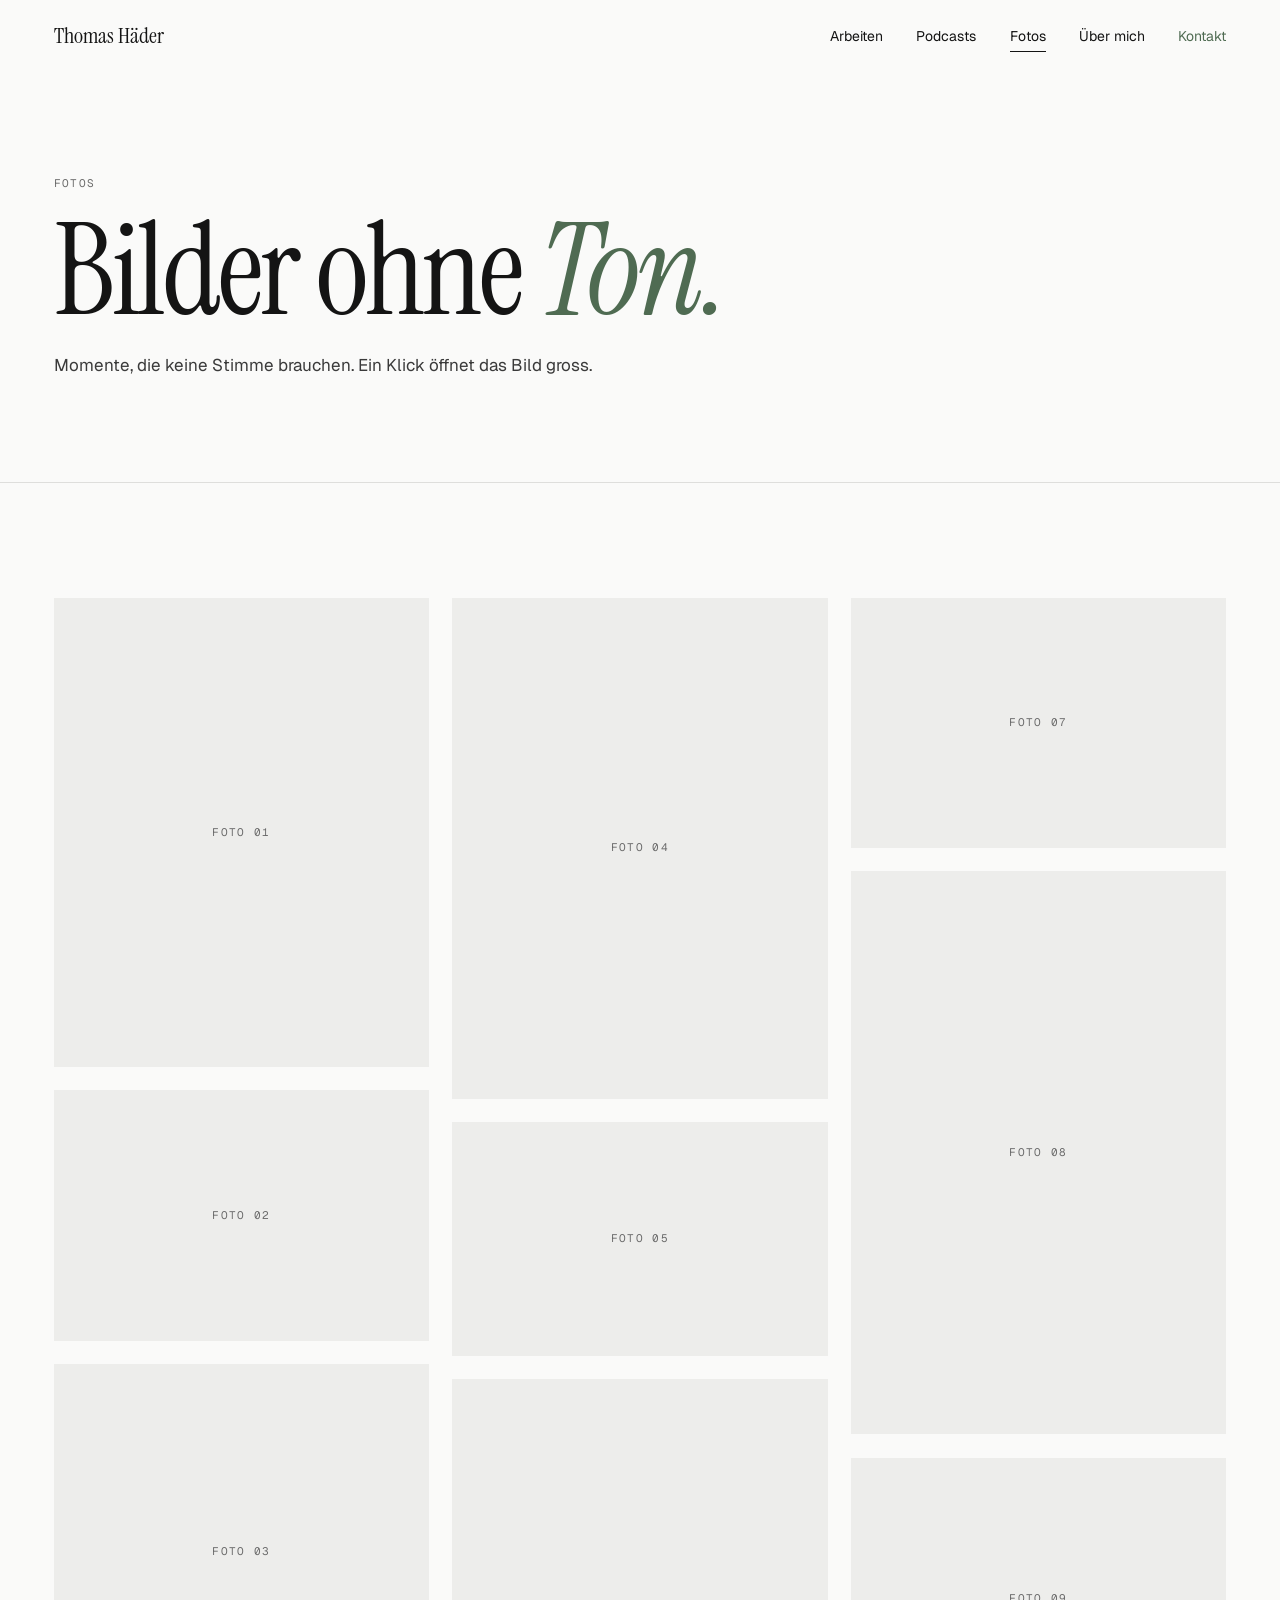
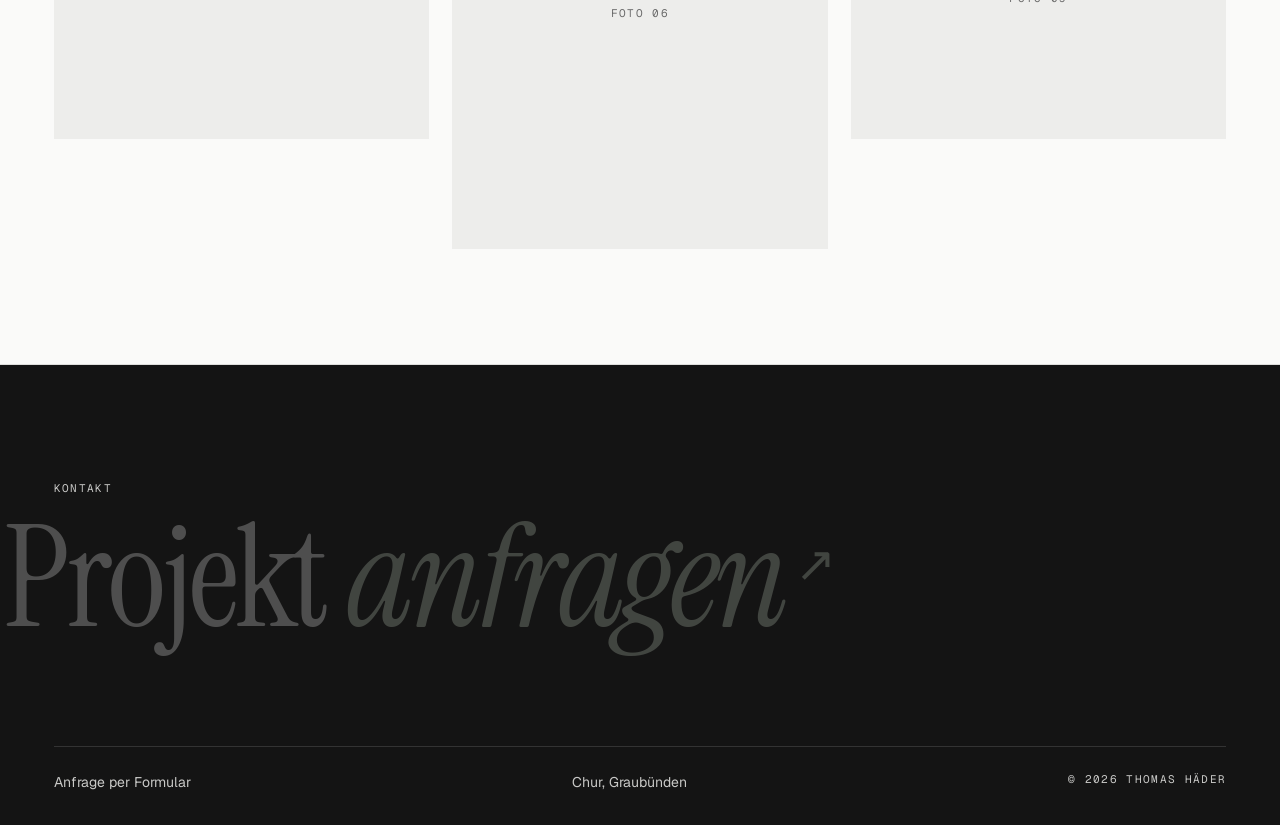
<file: public/fotos.html>
<!doctype html>
<html lang="de-CH">
<head>
  <meta charset="utf-8">
  <meta name="viewport" content="width=device-width, initial-scale=1, viewport-fit=cover">
  <title>Fotos – Thomas Häder</title>
  <meta name="description" content="Fotografie von Thomas Häder, Chur: Momente ohne Ton.">
  <meta name="theme-color" content="#fafaf9">
  <link rel="preload" href="assets/fonts/instrument-serif-latin-400-normal.woff2" as="font" type="font/woff2" crossorigin>
  <link rel="stylesheet" href="assets/css/style.css">
  <script>document.documentElement.classList.add('js');setTimeout(function(){document.documentElement.classList.add('motion-ready')},2500);</script>
</head>
<body>
  <a class="skip" href="#inhalt">Zum Inhalt springen</a>

  <header class="site-head">
    <div class="wrap">
      <a class="wordmark" href="./">Thomas Häder</a>
      <nav class="nav" aria-label="Hauptnavigation">
        <a class="nav-hide-sm" href="./#arbeiten">Arbeiten</a>
        <a class="nav-hide-sm" href="./#podcasts">Podcasts</a>
        <a href="fotos.html" aria-current="page">Fotos</a>
        <a href="ueber-mich.html">Über mich</a>
        <a class="nav-cta" href="kontakt.html">Kontakt</a>
      </nav>
    </div>
  </header>

  <main id="inhalt">
    <section class="page-intro photos-intro">
      <div class="wrap">
        <p class="mono">Fotos</p>
        <h1 class="split-pending">Bilder ohne <em>Ton.</em></h1>
        <p class="photos-lede">Momente, die keine Stimme brauchen. Ein Klick öffnet das Bild gross.</p>
      </div>
    </section>

    <section class="section" aria-label="Fotografien">
      <div class="wrap">
        <!-- Ein Foto eintragen:
             <li class="photo" style="--ar: 3 / 2">
               <button type="button" class="photo-open">
                 <img src="assets/img/fotos/name-960.jpg" data-full="assets/img/fotos/name-2000.jpg" alt="Was auf dem Bild zu sehen ist" width="960" height="640" loading="lazy">
               </button>
               <p class="mono">Ort · Jahr</p>
             </li> -->
        <ul class="photos">
          <li class="photo is-empty" style="--ar: 4 / 5"><span class="mono">Foto 01</span></li>
          <li class="photo is-empty" style="--ar: 3 / 2"><span class="mono">Foto 02</span></li>
          <li class="photo is-empty" style="--ar: 1 / 1"><span class="mono">Foto 03</span></li>
          <li class="photo is-empty" style="--ar: 3 / 4"><span class="mono">Foto 04</span></li>
          <li class="photo is-empty" style="--ar: 16 / 10"><span class="mono">Foto 05</span></li>
          <li class="photo is-empty" style="--ar: 4 / 5"><span class="mono">Foto 06</span></li>
          <li class="photo is-empty" style="--ar: 3 / 2"><span class="mono">Foto 07</span></li>
          <li class="photo is-empty" style="--ar: 2 / 3"><span class="mono">Foto 08</span></li>
          <li class="photo is-empty" style="--ar: 4 / 3"><span class="mono">Foto 09</span></li>
        </ul>
      </div>
    </section>

    <dialog class="lightbox" aria-label="Foto gross">
      <figure>
        <img alt="">
        <figcaption class="mono"></figcaption>
      </figure>
      <button class="lb-btn lb-close" type="button" aria-label="Schliessen">×</button>
      <button class="lb-btn lb-prev" type="button" aria-label="Vorheriges Foto">←</button>
      <button class="lb-btn lb-next" type="button" aria-label="Nächstes Foto">→</button>
      <p class="lb-count mono" aria-live="polite"></p>
    </dialog>
  </main>

  <footer class="closing" aria-label="Kontakt">
    <div class="wrap">
      <p class="mono">Kontakt</p>
      <a class="closing-cta" href="kontakt.html">Projekt <em>anfragen</em><span class="arrow" aria-hidden="true">↗</span></a>
      <div class="foot-row">
        <a href="kontakt.html">Anfrage per Formular</a>
        <span>Chur, Graubünden</span>
        <span class="mono">© 2026 Thomas Häder</span>
      </div>
    </div>
  </footer>

  <script src="assets/lib/gsap.min.js" defer></script>
  <script src="assets/lib/ScrollTrigger.min.js" defer></script>
  <script src="assets/lib/SplitText.min.js" defer></script>
  <script src="assets/lib/lenis.min.js" defer></script>
  <script src="assets/js/main.js" defer></script>
</body>
</html>
</file>
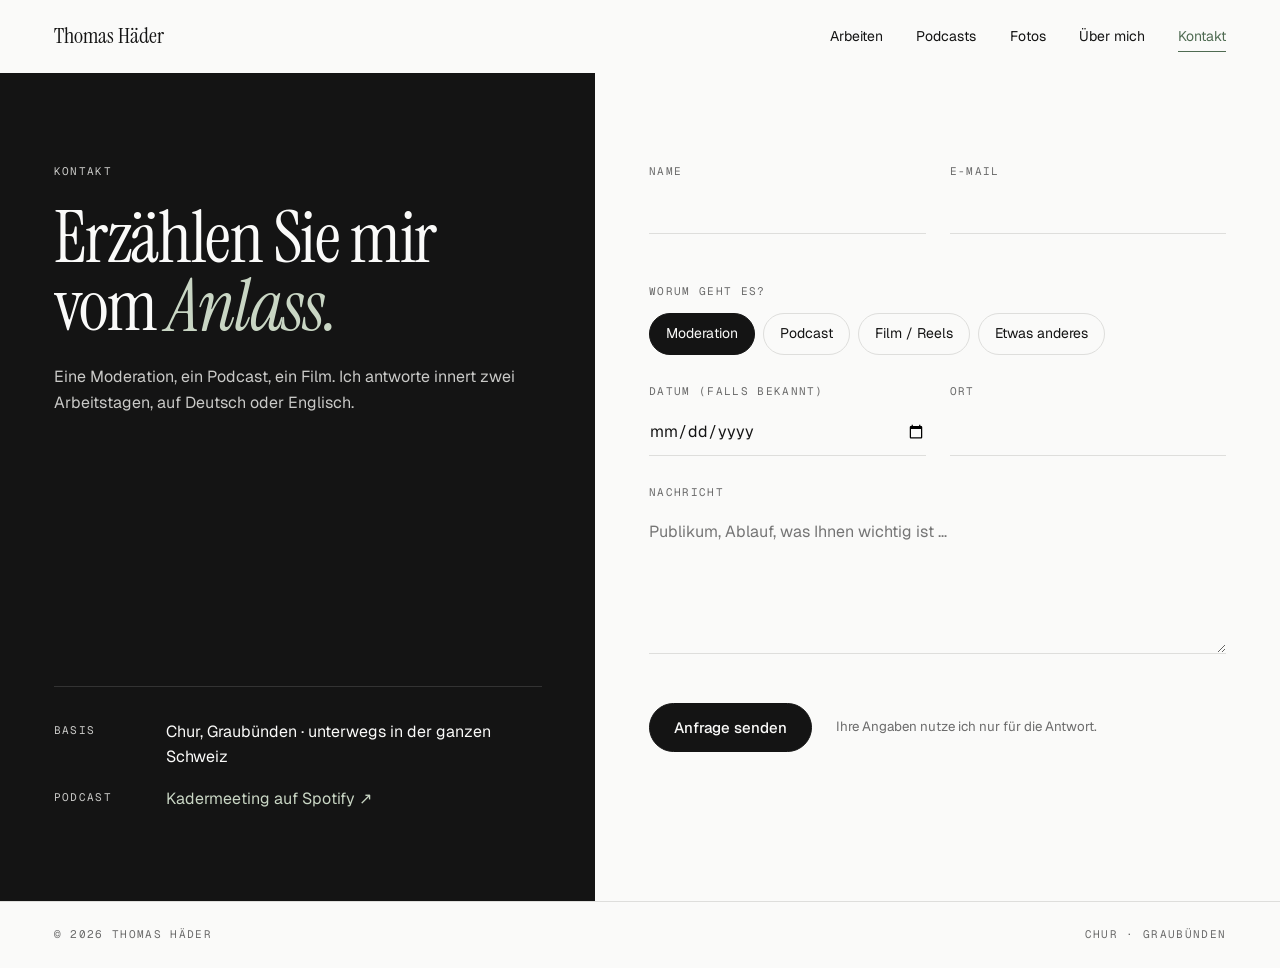
<file: public/kontakt.html>
<!doctype html>
<html lang="de-CH">
<head>
  <meta charset="utf-8">
  <meta name="viewport" content="width=device-width, initial-scale=1, viewport-fit=cover">
  <title>Kontakt – Thomas Häder</title>
  <meta name="description" content="Moderation, Podcast oder Film anfragen: Thomas Häder, Chur. Antwort innert zwei Arbeitstagen.">
  <meta name="theme-color" content="#fafaf9">
  <link rel="preload" href="assets/fonts/instrument-serif-latin-400-normal.woff2" as="font" type="font/woff2" crossorigin>
  <link rel="stylesheet" href="assets/css/style.css">
  <script>document.documentElement.classList.add('js');setTimeout(function(){document.documentElement.classList.add('motion-ready')},2500);</script>
</head>
<body>
  <a class="skip" href="#inhalt">Zum Inhalt springen</a>

  <header class="site-head">
    <div class="wrap">
      <a class="wordmark" href="./">Thomas Häder</a>
      <nav class="nav" aria-label="Hauptnavigation">
        <a class="nav-hide-sm" href="./#arbeiten">Arbeiten</a>
        <a class="nav-hide-sm" href="./#podcasts">Podcasts</a>
        <a href="fotos.html">Fotos</a>
        <a href="ueber-mich.html">Über mich</a>
        <a class="nav-cta" href="kontakt.html" aria-current="page">Kontakt</a>
      </nav>
    </div>
  </header>

  <main id="inhalt" class="contact">
    <section class="contact-invite" aria-labelledby="kontakt-titel">
      <p class="mono">Kontakt</p>
      <h1 id="kontakt-titel" class="split-pending">Erzählen Sie mir vom <em>Anlass.</em></h1>
      <p>Eine Moderation, ein Podcast, ein Film. Ich antworte innert zwei Arbeitstagen, auf Deutsch oder Englisch.</p>
      <dl class="facts">
        <div><dt>Basis</dt><dd>Chur, Graubünden · unterwegs in der ganzen Schweiz</dd></div>
        <div><dt>Podcast</dt><dd><a href="https://open.spotify.com/show/7yO5dUglRkjZVX8m4LhknD" target="_blank" rel="noopener">Kadermeeting auf Spotify ↗</a></dd></div>
      </dl>
    </section>

    <form class="form" action="kontakt.php" method="post" novalidate aria-label="Anfrage">
      <div class="row">
        <div class="field">
          <label for="f-name">Name</label>
          <input id="f-name" name="name" type="text" autocomplete="name" required maxlength="120">
          <span class="err" id="f-name-err"></span>
        </div>
        <div class="field">
          <label for="f-email">E-Mail</label>
          <input id="f-email" name="email" type="email" autocomplete="email" required maxlength="180">
          <span class="err" id="f-email-err"></span>
        </div>
      </div>

      <fieldset>
        <legend>Worum geht es?</legend>
        <div class="pills">
          <label class="pill"><input type="radio" name="subject" value="Moderation" checked><span>Moderation</span></label>
          <label class="pill"><input type="radio" name="subject" value="Podcast"><span>Podcast</span></label>
          <label class="pill"><input type="radio" name="subject" value="Film / Reels"><span>Film / Reels</span></label>
          <label class="pill"><input type="radio" name="subject" value="Etwas anderes"><span>Etwas anderes</span></label>
        </div>
      </fieldset>

      <div class="row">
        <div class="field">
          <label for="f-date">Datum (falls bekannt)</label>
          <input id="f-date" name="datum" type="date">
        </div>
        <div class="field">
          <label for="f-ort">Ort</label>
          <input id="f-ort" name="ort" type="text" maxlength="120" autocomplete="address-level2">
        </div>
      </div>

      <div class="field">
        <label for="f-body">Nachricht</label>
        <textarea id="f-body" name="body" required maxlength="4000" placeholder="Publikum, Ablauf, was Ihnen wichtig ist …"></textarea>
        <span class="err" id="f-body-err"></span>
      </div>

      <div class="hp" aria-hidden="true">
        <label for="f-website">Website</label>
        <input id="f-website" name="website" type="text" tabindex="-1" autocomplete="off">
      </div>

      <div class="form-foot">
        <button class="btn send" type="submit">Anfrage senden</button>
        <small>Ihre Angaben nutze ich nur für die Antwort.</small>
      </div>
      <p class="form-status" role="status" aria-live="polite"></p>
    </form>
  </main>

  <footer class="site-foot">
    <div class="wrap">
      <span class="mono">© 2026 Thomas Häder</span>
      <span class="mono">Chur · Graubünden</span>
    </div>
  </footer>

  <script src="assets/lib/gsap.min.js" defer></script>
  <script src="assets/lib/ScrollTrigger.min.js" defer></script>
  <script src="assets/lib/SplitText.min.js" defer></script>
  <script src="assets/lib/lenis.min.js" defer></script>
  <script src="assets/js/main.js" defer></script>
</body>
</html>
</file>
<file: public/assets/css/style.css>
/* Portfolio Thomas Häder – Gestaltung «Salbei»
   Weiss, Grau und Schwarz, ein blasser Akzent in Salbei (tief für Text, blass für Flächen).
   Instrument Serif für die Stimme, Geist für Text, Geist Mono für Timecodes.
   Die einzige grosse Bewegung auf der Seite ist die Stimme im Hero. */

@font-face { font-family: "Instrument Serif"; font-style: normal; font-weight: 400; font-display: swap; src: url("../fonts/instrument-serif-latin-400-normal.woff2") format("woff2"); }
@font-face { font-family: "Instrument Serif"; font-style: italic; font-weight: 400; font-display: swap; src: url("../fonts/instrument-serif-latin-400-italic.woff2") format("woff2"); }
@font-face { font-family: "Geist"; font-style: normal; font-weight: 100 900; font-display: swap; src: url("../fonts/geist-latin-wght-normal.woff2") format("woff2"); }
@font-face { font-family: "Geist Mono"; font-style: normal; font-weight: 400; font-display: swap; src: url("../fonts/geist-mono-latin-400-normal.woff2") format("woff2"); }

:root {
  --paper: #fafaf9;      /* Weiss */
  --paper-2: #ededeb;    /* Hellgrau */
  --ink: #141414;        /* Schwarz */
  --ink-2: #3a3a3a;
  --mute: #6b6b6b;       /* Grau, Metadaten (5,1:1 auf Weiss) */
  --next: #c6c6c6;       /* noch nicht gesprochen */
  --line: #dededc;
  --ink-line: #333333;
  --accent: #4f6b52;     /* Salbei tief: Text-Akzent (5,7:1 auf Weiss) */
  --accent-soft: #c9d6c4;/* Salbei blass: Flächen und Akzent auf Schwarz (12:1) */
  --on-ink: #c9c9c7;

  --f-display: "Instrument Serif", "Iowan Old Style", "Palatino Linotype", Georgia, serif;
  --f-body: "Geist", "Helvetica Neue", Arial, sans-serif;
  --f-mono: "Geist Mono", ui-monospace, "SFMono-Regular", Menlo, monospace;

  --gutter: clamp(20px, 4.2vw, 80px);
  --max: 1440px;
  --ease: cubic-bezier(.2, .7, .2, 1);
}

@view-transition { navigation: auto; }
::view-transition-old(root), ::view-transition-new(root) { animation-duration: .35s; animation-timing-function: var(--ease); }
.site-head { view-transition-name: site-head; }

*, *::before, *::after { box-sizing: border-box; }
html { -webkit-text-size-adjust: 100%; scroll-behavior: smooth; }
body {
  margin: 0;
  background: var(--paper);
  color: var(--ink);
  font: 400 1rem/1.6 var(--f-body);
  -webkit-font-smoothing: antialiased;
  text-rendering: optimizeLegibility;
}
img, video { max-width: 100%; display: block; }
a { color: inherit; text-decoration: none; }
:focus-visible { outline: 2px solid var(--accent); outline-offset: 4px; border-radius: 2px; }
h1, h2, h3 { font-family: var(--f-display); font-weight: 400; margin: 0; letter-spacing: -.01em; }
em { font-style: italic; }
p { margin: 0; }
::selection { background: var(--accent-soft); color: var(--ink); }

.wrap {
  max-width: var(--max);
  margin-inline: auto;
  padding-left: max(var(--gutter), env(safe-area-inset-left, 0px));
  padding-right: max(var(--gutter), env(safe-area-inset-right, 0px));
}
.mono {
  font-family: var(--f-mono);
  font-size: .6875rem;
  letter-spacing: .12em;
  text-transform: uppercase;
  color: var(--mute);
}
.sr-only { position: absolute; width: 1px; height: 1px; overflow: hidden; clip: rect(0 0 0 0); white-space: nowrap; }
.skip { position: absolute; left: -999px; top: 0; background: var(--ink); color: var(--paper); padding: .5rem 1rem; z-index: 30; }
.skip:focus { left: 1rem; }

/* ---------- Kopfzeile ---------- */
.site-head {
  position: sticky; top: 0; z-index: 20;
  background: color-mix(in srgb, var(--paper) 88%, transparent);
  -webkit-backdrop-filter: blur(10px); backdrop-filter: blur(10px);
  border-bottom: 1px solid transparent;
  transition: border-color .3s var(--ease);
}
.site-head.is-scrolled { border-bottom-color: var(--line); }
.site-head .wrap { display: flex; align-items: center; justify-content: space-between; gap: 1.5rem; min-height: 72px; }
.wordmark { font-family: var(--f-display); font-size: 1.375rem; line-height: 1; }
.nav { display: flex; gap: clamp(1rem, 2.6vw, 2.5rem); font-size: .875rem; }
.nav a { position: relative; padding-block: .5rem; }
.nav a::after { content: ""; position: absolute; left: 0; right: 100%; bottom: .2rem; height: 1px; background: currentColor; transition: right .35s var(--ease); }
.nav a:hover::after, .nav a[aria-current="page"]::after { right: 0; }
.nav .nav-cta { color: var(--accent); }
@media (max-width: 640px) {
  .nav .nav-hide-sm { display: none; }
  .site-head .wrap { min-height: 60px; }
}

/* ---------- Hero mit Stimme ---------- */
.hero { padding-block: clamp(3rem, 9vw, 8.5rem) clamp(3.5rem, 8vw, 7rem); border-bottom: 1px solid var(--line); }
.hero-grid { display: grid; grid-template-columns: minmax(0, 1fr) clamp(220px, 21vw, 300px); gap: clamp(2rem, 6vw, 7rem); align-items: end; }
.timecode { display: flex; align-items: center; gap: .75rem; margin-bottom: clamp(1.25rem, 2.5vw, 2rem); }
.rec { width: 8px; height: 8px; border-radius: 50%; background: var(--accent); }
.is-playing .rec { animation: rec 1.2s steps(2, jump-none) infinite; }
@keyframes rec { 50% { opacity: .25; } }

.voice-line {
  font-size: clamp(5rem, 21vw, 16rem);
  line-height: .85;
  letter-spacing: -.035em;
  max-width: 11ch;
}
.voice-line .w, .lede .w { transition: color .35s var(--ease); }
.voice-line .accent { font-style: italic; color: var(--accent); }

/* Zustand während die Stimme läuft (Klassen setzt main.js) */
.is-voiced .voice-line .w, .is-voiced .lede .w { color: var(--next); cursor: pointer; }
.is-voiced .voice-line .w.is-done, .is-voiced .lede .w.is-done { color: var(--ink); }
.is-voiced .voice-line .w.is-now { color: var(--accent); font-style: italic; }
.is-voiced .lede .w.is-now { color: var(--accent); }
.is-voiced .voice-line .accent { font-style: normal; }
.voice-line .w:hover { text-decoration: underline; text-decoration-thickness: 1px; text-underline-offset: .12em; }

.player { display: flex; align-items: center; gap: 1.25rem; margin-top: clamp(1.75rem, 3.5vw, 2.75rem); max-width: 640px; }
.play {
  flex: none; width: 52px; height: 52px; border-radius: 50%;
  border: 0; background: var(--ink); color: var(--paper);
  display: grid; place-items: center; cursor: pointer;
  transition: transform .25s var(--ease), background .25s var(--ease);
}
.play:hover { background: var(--accent); }
.play:active { transform: scale(.94); }
.play svg { width: 18px; height: 18px; }
.play .i-pause, .play[aria-pressed="true"] .i-play { display: none; }
.play[aria-pressed="true"] .i-pause { display: block; }
.seek-wrap { flex: 1; display: grid; gap: .5rem; }
.seek {
  -webkit-appearance: none; appearance: none; width: 100%; height: 20px; background: transparent; margin: 0; cursor: pointer;
  --p: 0%;
}
.seek::-webkit-slider-runnable-track { height: 1px; background: linear-gradient(to right, var(--accent) var(--p), var(--line) var(--p)); }
.seek::-moz-range-track { height: 1px; background: var(--line); }
.seek::-moz-range-progress { height: 1px; background: var(--accent); }
.seek::-webkit-slider-thumb { -webkit-appearance: none; width: 11px; height: 11px; border-radius: 50%; background: var(--accent); margin-top: -5px; border: 0; }
.seek::-moz-range-thumb { width: 11px; height: 11px; border-radius: 50%; background: var(--accent); border: 0; }
.hint { white-space: nowrap; }

.lede { margin-top: 1.75rem; max-width: 34rem; font-size: 1.0625rem; color: var(--ink-2); }
.lede .spoken { color: var(--ink); }

.portrait {
  position: relative; margin: 0; aspect-ratio: 4 / 5; background: var(--accent-soft); overflow: hidden;
  display: grid; place-items: center;
}
.portrait img { position: absolute; inset: 0; width: 100%; height: 100%; object-fit: cover; }
.monogram { transform: translateY(var(--py, 0)); font-family: var(--f-display); font-style: italic; font-size: clamp(4rem, 8vw, 7rem); color: var(--accent); opacity: .7; }
.portrait figcaption { position: absolute; left: 14px; bottom: 12px; }

@media (max-width: 860px) {
  .hero-grid { grid-template-columns: 1fr; }
  .hero .portrait { width: min(56%, 240px); order: -1; justify-self: start; }
  .hero .portrait:not(:has(img)) { display: none; }
  .hint { display: none; }
}

/* ---------- Hero als Film: «Bühne frei.» über dem Mikrofon im Spotlight ---------- */
.hero-film {
  position: relative; overflow: hidden; isolation: isolate;
  min-height: 100svh; margin-top: -72px; padding-top: 140px;
  display: flex; align-items: flex-end;
  padding-bottom: clamp(2.5rem, 6vw, 5rem);
  background: var(--ink) url("../video/buehne-poster.jpg") 35% 50% / cover no-repeat;
  color: var(--paper); border-bottom: 0;
}
.film { position: absolute; inset: 0; z-index: -1; }
.film-video { width: 100%; height: 100%; object-fit: cover; object-position: 35% 50%; transform: scale(var(--zoom, 1.04)); transform-origin: 35% 40%; }
.film::after {
  content: ""; position: absolute; inset: 0;
  background:
    linear-gradient(to top, rgba(20, 20, 20, .9) 0%, rgba(20, 20, 20, .45) 42%, rgba(20, 20, 20, .1) 75%),
    linear-gradient(to right, rgba(20, 20, 20, .55), rgba(20, 20, 20, 0) 65%);
}
.hero-inner { width: 100%; }
.hero-film .timecode, .hero-film .hint { color: var(--on-ink); }
.hero-film .rec { background: var(--accent-soft); }
.hero-film .voice-line { color: var(--paper); }
.hero-film .voice-line .accent { color: var(--accent-soft); }
.hero-film.is-voiced .voice-line .w, .hero-film.is-voiced .lede .w { color: rgba(250, 250, 249, .3); }
.hero-film.is-voiced .voice-line .w.is-done, .hero-film.is-voiced .lede .w.is-done { color: var(--paper); }
.hero-film.is-voiced .voice-line .w.is-now, .hero-film.is-voiced .lede .w.is-now { color: var(--accent-soft); }
.hero-film .lede { color: var(--on-ink); }
.hero-film .lede .spoken { color: var(--paper); }
.hero-film .play { background: var(--paper); color: var(--ink); }
.hero-film .play:hover { background: var(--accent-soft); }
.hero-film .seek::-webkit-slider-runnable-track { background: linear-gradient(to right, var(--accent-soft) var(--p), rgba(250, 250, 249, .3) var(--p)); }
.hero-film .seek::-moz-range-track { background: rgba(250, 250, 249, .3); }
.hero-film .seek::-moz-range-progress { background: var(--accent-soft); }
.hero-film .seek::-webkit-slider-thumb { background: var(--accent-soft); }
.hero-film .seek::-moz-range-thumb { background: var(--accent-soft); }
.hero-film :focus-visible { outline-color: var(--accent-soft); }
.film-toggle {
  position: absolute; right: max(var(--gutter), env(safe-area-inset-right, 0px)); bottom: clamp(1.25rem, 3vw, 2rem);
  background: rgba(20, 20, 20, .35); color: var(--on-ink); border: 1px solid rgba(250, 250, 249, .25);
  border-radius: 99px; padding: .5rem .85rem; cursor: pointer; -webkit-backdrop-filter: blur(6px); backdrop-filter: blur(6px);
}
.film-toggle:hover { color: var(--paper); border-color: var(--paper); }
@media (max-width: 700px) {
  .hero-film { background-image: url("../video/buehne-poster-720.jpg"); background-position: 50% 30%; padding-bottom: 4.5rem; }
  .film-video { object-position: 50% 30%; }
  .film-toggle { bottom: 1rem; }
}

/* Kopfzeile auf der Startseite: durchsichtig über dem Film, hell nach dem Film */
.page-home .site-head:not(.is-scrolled) { background: transparent; -webkit-backdrop-filter: none; backdrop-filter: none; color: var(--paper); }
.page-home .site-head:not(.is-scrolled) .nav-cta { color: var(--accent-soft); }

/* ---------- Abschnitte ---------- */
.section { padding-block: clamp(4rem, 9vw, 8rem); border-bottom: 1px solid var(--line); }
.section-head { display: flex; align-items: baseline; justify-content: space-between; gap: 1rem; margin-bottom: clamp(2rem, 4vw, 3.25rem); }
.section-head h2 { font-size: clamp(2.5rem, 4.6vw, 4rem); line-height: 1; }

/* ---------- Arbeiten ---------- */
.works { display: grid; grid-template-columns: repeat(3, minmax(0, 1fr)); gap: clamp(2.5rem, 4vw, 3.5rem) clamp(1rem, 1.8vw, 1.75rem); list-style: none; margin: 0; padding: 0; }
@media (max-width: 1000px) { .works { grid-template-columns: repeat(2, minmax(0, 1fr)); } }
@media (max-width: 620px) { .works { grid-template-columns: 1fr; } }

.work { display: flex; flex-direction: column; gap: .75rem; }
.work-media {
  position: relative; aspect-ratio: 4 / 3; overflow: hidden; background: var(--paper-2);
  display: block; color: var(--ink);
}
.work-media img, .work-media video { position: absolute; inset: 0; width: 100%; height: 100%; object-fit: cover; transform: translateY(var(--py, 0)) scale(var(--s, 1.1)); transition: transform .9s var(--ease), opacity .4s var(--ease); }
.work-media video { opacity: 0; }
.work-media img + .poster { display: none; }  /* Bild vorhanden: Plakat nur als Ersatz */
.work.is-clip .work-media video { opacity: 1; }
.work:hover .work-media img, .work:focus-within .work-media img { --s: 1.14; }
.work-media::after { /* dünne Fortschrittslinie für den Clip */
  content: ""; position: absolute; left: 0; bottom: 0; height: 2px; width: var(--clip, 0%); background: var(--accent-soft);
}
.poster { position: absolute; inset: 0; padding: clamp(14px, 1.6vw, 22px); display: flex; flex-direction: column; justify-content: space-between; transition: transform .9s var(--ease); }
.work:hover .poster { transform: scale(1.035); }
.poster-word { transform: translateY(var(--py, 0)); will-change: transform; font-family: var(--f-display); font-size: clamp(2.4rem, 3.9vw, 3.6rem); line-height: .92; letter-spacing: -.02em; color: var(--ink-2); }
.poster-word em { color: var(--accent); }
.poster.dark { background: var(--ink); }
.poster.dark .poster-word { color: var(--paper); }
.poster.dark .poster-word em { color: var(--accent-soft); }
.poster.dark .mono { color: var(--on-ink); }
.poster.soft { background: var(--accent-soft); }
.poster.soft .poster-word { color: var(--ink); }
.poster.soft .poster-word em { color: var(--accent); }
.poster.soft .mono { color: var(--ink-2); }
.watch {
  position: absolute; right: 12px; bottom: 12px; z-index: 2;
  font-family: var(--f-mono); font-size: .6875rem; letter-spacing: .12em; text-transform: uppercase;
  background: var(--paper); color: var(--ink); padding: .45rem .7rem; border-radius: 99px;
  opacity: 0; transform: translateY(6px); transition: opacity .3s var(--ease), transform .3s var(--ease);
}
.work:hover .watch, .work:focus-within .watch { opacity: 1; transform: none; }
@media (hover: none) { .watch { opacity: 1; transform: none; } }
.work-title { font-size: clamp(1.5rem, 1.9vw, 1.75rem); line-height: 1.1; }
.work-title a { background: linear-gradient(currentColor, currentColor) 0 100% / 0 1px no-repeat; transition: background-size .4s var(--ease); }
.work:hover .work-title a, .work-title a:focus-visible { background-size: 100% 1px; }
.work p:not(.mono) { font-size: .9375rem; color: var(--ink-2); max-width: 36ch; }
.work .mono { margin-top: .5rem; }

/* ---------- Podcasts ---------- */
.shows { list-style: none; margin: 0; padding: 0; border-top: 2px solid var(--ink-2); }
.shows li { border-bottom: 1px solid var(--line); }
.show-row {
  display: grid; grid-template-columns: 3.5rem minmax(0, 1.1fr) minmax(0, 1fr) auto; align-items: center; gap: 1.5rem;
  padding-block: clamp(1.25rem, 2.2vw, 1.75rem);
}
.show-row .nr { align-self: center; }
.show-title { font-family: var(--f-display); font-size: clamp(1.9rem, 3.2vw, 2.75rem); line-height: 1; transition: color .3s var(--ease); }
.show-desc { font-size: .9375rem; color: var(--ink-2); }
.show-go { font-size: .875rem; white-space: nowrap; display: inline-flex; align-items: center; gap: .35rem; transition: color .3s var(--ease); }
.show-go svg { width: 12px; height: 12px; transition: transform .35s var(--ease); }
a.show-row:hover .show-title, a.show-row:focus-visible .show-title { color: var(--accent); font-style: italic; }
a.show-row:hover .show-go { color: var(--accent); }
a.show-row:hover .show-go svg { transform: translate(3px, -3px); }
.show-row.is-soon .show-title { color: var(--ink-2); }
.show-row.is-soon .show-go { color: var(--mute); }
.show-more { display: flex; flex-wrap: wrap; gap: .5rem 1.5rem; margin-top: 1.5rem; font-size: .875rem; }
.show-more a { color: var(--accent); }
.show-more a:hover { color: var(--ink); }
@media (max-width: 760px) {
  .show-row { grid-template-columns: 2.25rem minmax(0, 1fr) auto; gap: .35rem 1rem; }
  .show-desc { grid-column: 2 / 3; grid-row: 2; }
  .show-go { grid-row: 1 / 3; grid-column: 3; }
}

/* ---------- Grosser Abschluss ---------- */
.closing { background: var(--ink); color: var(--paper); padding-block: clamp(4rem, 9vw, 8rem) 2rem; }
.closing .mono { color: var(--on-ink); }
.closing-cta { display: inline-block; margin-top: 1rem; font-family: var(--f-display); font-size: clamp(3.5rem, 11vw, 10rem); line-height: .92; letter-spacing: -.025em; }
.closing-cta em { color: var(--accent-soft); transition: letter-spacing .5s var(--ease); }
.closing-cta:hover em { letter-spacing: .01em; }
.closing-cta .arrow { display: inline-block; font-family: var(--f-body); font-size: .35em; vertical-align: .9em; margin-left: .2em; color: var(--accent-soft); transition: transform .4s var(--ease); }
.closing-cta:hover .arrow { transform: translate(.15em, -.15em); }
.foot-row {
  display: flex; flex-wrap: wrap; justify-content: space-between; gap: 1rem 2rem;
  margin-top: clamp(4rem, 8vw, 7rem); padding-top: 1.5rem; border-top: 1px solid var(--ink-line);
  font-size: .875rem; color: var(--on-ink);
}
.foot-row a:hover { color: var(--accent-soft); }
.foot-row .mono { color: var(--on-ink); }

/* ---------- Über mich ---------- */
.page-intro { padding-block: clamp(3rem, 8vw, 7rem); border-bottom: 1px solid var(--line); }
.about-grid { display: grid; grid-template-columns: clamp(220px, 26vw, 380px) minmax(0, 1fr); gap: clamp(2rem, 6vw, 7rem); align-items: end; }
.about-grid h1 { font-size: clamp(2.75rem, 6.4vw, 6rem); line-height: .95; letter-spacing: -.02em; margin-top: 1.25rem; }
.about-grid h1 em { color: var(--accent); }
.about-text p:not(.mono) { margin-top: 1.5rem; max-width: 38rem; color: var(--ink-2); font-size: 1.0625rem; }
.langs { display: flex; gap: .5rem; margin-top: 2rem; flex-wrap: wrap; }
.langs span { border: 1px solid var(--line); border-radius: 99px; padding: .35rem .8rem; }
@media (max-width: 820px) { .about-grid { grid-template-columns: 1fr; } .about-grid .portrait { width: min(70%, 300px); } }

.quote { background: var(--ink); color: var(--paper); padding-block: clamp(4rem, 9vw, 8rem); }
.quote p { font-family: var(--f-display); font-size: clamp(2rem, 4.6vw, 4rem); line-height: 1.05; max-width: 22ch; letter-spacing: -.015em; }
.quote em { color: var(--accent-soft); }

.stations { list-style: none; margin: 0; padding: 0; border-top: 2px solid var(--ink-2); }
.stations li { display: grid; grid-template-columns: 9rem minmax(0, 1fr) minmax(0, 1.2fr); gap: 1.5rem; padding-block: 1.5rem; border-bottom: 1px solid var(--line); align-items: baseline; }
.stations .what { font-family: var(--f-display); font-size: clamp(1.5rem, 2.4vw, 2rem); line-height: 1.1; }
.stations .note { color: var(--ink-2); font-size: .9375rem; max-width: 46ch; }
@media (max-width: 720px) { .stations li { grid-template-columns: 1fr; gap: .35rem; } }

/* ---------- Fotos ---------- */
.photos-intro h1 { font-size: clamp(3.5rem, 10vw, 9rem); line-height: .9; letter-spacing: -.025em; margin-top: 1.25rem; }
.photos-intro h1 em { color: var(--accent); }
.photos-lede { margin-top: 1.5rem; max-width: 34rem; color: var(--ink-2); font-size: 1.0625rem; }
.photos { list-style: none; margin: 0; padding: 0; columns: 3 300px; column-gap: clamp(1rem, 1.8vw, 1.75rem); }
.photo { break-inside: avoid; margin-bottom: clamp(1rem, 1.8vw, 1.75rem); display: grid; gap: .6rem; }
.photo.is-empty { aspect-ratio: var(--ar, 4 / 5); background: var(--paper-2); place-items: center; }
.photo-open { display: block; width: 100%; padding: 0; border: 0; background: var(--paper-2); cursor: zoom-in; overflow: hidden; aspect-ratio: var(--ar, auto); }
.photo-open img { width: 100%; height: 100%; object-fit: cover; transform: translateY(var(--py, 0)) scale(var(--s, 1.1)); transition: transform .9s var(--ease), filter .5s var(--ease); }
.photo-open:hover img, .photo-open:focus-visible img { --s: 1.13; }
.photos:has(.photo-open:hover) .photo-open:not(:hover) img { filter: saturate(.6) brightness(.97); }

.lightbox { border: 0; padding: 0; margin: 0; width: 100vw; height: 100dvh; max-width: none; max-height: none; background: var(--ink); color: var(--paper); }
.lightbox::backdrop { background: var(--ink); }
.lightbox[open] { display: grid; place-items: center; }
.lightbox figure { margin: 0; display: grid; gap: 1rem; justify-items: center; padding: 4.5rem clamp(1rem, 6vw, 6rem) 3.5rem; }
.lightbox img { max-width: 100%; max-height: calc(100dvh - 9rem); width: auto; height: auto; object-fit: contain; view-transition-name: foto; }
.lightbox figcaption, .lightbox .lb-count { color: var(--on-ink); }
.lb-btn { position: absolute; border: 0; background: none; color: var(--paper); font: 400 1.75rem/1 var(--f-body); width: 3rem; height: 3rem; cursor: pointer; border-radius: 50%; transition: color .2s var(--ease), background .2s var(--ease); }
.lb-btn:hover { color: var(--accent-soft); background: rgba(255, 255, 255, .06); }
.lb-close { top: 1rem; right: 1rem; }
.lb-prev { left: 1rem; top: 50%; transform: translateY(-50%); }
.lb-next { right: 1rem; top: 50%; transform: translateY(-50%); }
.lb-count { position: absolute; left: 1.5rem; top: 1.85rem; margin: 0; }
@media (max-width: 640px) { .lb-prev, .lb-next { top: auto; bottom: .75rem; transform: none; } }

/* ---------- Kontakt ---------- */
.contact { display: grid; grid-template-columns: minmax(0, 1fr) minmax(0, 1.15fr); min-height: calc(100svh - 72px); }
.contact-invite { background: var(--ink); color: var(--paper); padding: clamp(3rem, 7vw, 6rem) var(--gutter); display: flex; flex-direction: column; gap: 1.5rem; }
.contact-invite .mono { color: var(--on-ink); }
.contact-invite h1 { font-size: clamp(2.75rem, 5.6vw, 5.25rem); line-height: .95; letter-spacing: -.02em; }
.contact-invite h1 em { color: var(--accent-soft); }
.contact-invite p { color: var(--on-ink); max-width: 30rem; }
.facts { margin: auto 0 0; display: grid; gap: 1rem; padding-top: 2rem; border-top: 1px solid var(--ink-line); }
.facts div { display: grid; grid-template-columns: 6rem 1fr; gap: 1rem; }
.facts dt { font-family: var(--f-mono); font-size: .6875rem; letter-spacing: .12em; text-transform: uppercase; color: var(--on-ink); padding-top: .2rem; }
.facts dd { margin: 0; }
.facts a { color: var(--accent-soft); }
.facts a:hover { color: var(--paper); }
@media (max-width: 900px) { .contact { grid-template-columns: 1fr; } }

.form { padding: clamp(3rem, 7vw, 6rem) var(--gutter); display: grid; gap: 1.75rem; align-content: start; max-width: 760px; }
.row { display: grid; grid-template-columns: 1fr 1fr; gap: 1.5rem; }
@media (max-width: 560px) { .row { grid-template-columns: 1fr; } }
.field { display: grid; gap: .5rem; }
.field label, .form legend { font-family: var(--f-mono); font-size: .6875rem; letter-spacing: .12em; text-transform: uppercase; color: var(--mute); }
.field input, .field textarea {
  font: inherit; color: var(--ink); background: transparent;
  border: 0; border-bottom: 1px solid var(--line); border-radius: 0; padding: .6rem 0; width: 100%;
  transition: border-color .25s var(--ease);
}
.field textarea { min-height: 9rem; resize: vertical; }
.field input:focus, .field textarea:focus { outline: none; border-bottom-color: var(--accent); }
.field input:focus-visible, .field textarea:focus-visible { box-shadow: 0 1px 0 var(--accent); }
.field [aria-invalid="true"] { border-bottom-color: #a3281b; }
.err { font-size: .8125rem; color: #a3281b; min-height: 1em; }
.form fieldset { border: 0; padding: 0; margin: 0; }
.form legend { margin-bottom: .75rem; padding: 0; }
.pills { display: flex; flex-wrap: wrap; gap: .5rem; }
.pill input { position: absolute; opacity: 0; pointer-events: none; }
.pill span { display: inline-block; padding: .55rem 1rem; border: 1px solid var(--line); border-radius: 99px; font-size: .875rem; cursor: pointer; transition: background .2s var(--ease), color .2s var(--ease), border-color .2s var(--ease); }
.pill:hover span { border-color: var(--ink-2); }
.pill input:checked + span { background: var(--ink); border-color: var(--ink); color: var(--paper); }
.pill input:focus-visible + span { outline: 2px solid var(--accent); outline-offset: 3px; }
.hp { position: absolute; left: -9999px; }
.form-foot { display: flex; flex-wrap: wrap; align-items: center; gap: 1rem 1.5rem; }
.form-foot small { color: var(--mute); }
.btn {
  display: inline-flex; align-items: center; gap: .6rem; font: 500 .9375rem/1 var(--f-body);
  padding: 1rem 1.5rem; border-radius: 99px; border: 1px solid var(--ink); background: var(--ink); color: var(--paper); cursor: pointer;
  transition: background .25s var(--ease), border-color .25s var(--ease);
}
.btn:hover { background: var(--accent); border-color: var(--accent); }
.btn:disabled { opacity: .6; cursor: progress; }
.form-status { min-height: 1.5em; }
.form-status.ok { color: #2f6b3a; }
.form-status.bad { color: #a3281b; }

.site-foot { border-top: 1px solid var(--line); }
.site-foot .wrap { display: flex; flex-wrap: wrap; justify-content: space-between; gap: 1rem; padding-block: 1.5rem; }

/* ---------- Smooth Scrolling (Lenis) und Text-Reveal ---------- */
html.lenis, html.lenis body { height: auto; }
.lenis.lenis-smooth { scroll-behavior: auto !important; }
.lenis.lenis-stopped { overflow: clip; }
.lenis.lenis-smooth iframe { pointer-events: none; }
.js:not(.motion-ready) .split-pending { visibility: hidden; }  /* verhindert ein Aufblitzen, bis SplitText bereit ist */

/* ---------- Einblenden (einmal, nur unterhalb des Sichtbereichs) ---------- */
.js .reveal.pending { opacity: 0; transform: translateY(18px); }
.reveal { transition: opacity .8s var(--ease), transform .8s var(--ease); }

/* ---------- Ruhig für alle, die es wünschen ---------- */
@media (prefers-reduced-motion: reduce) {
  *, *::before, *::after { transition-duration: .01ms !important; animation: none !important; scroll-behavior: auto !important; }
  ::view-transition-old(root), ::view-transition-new(root) { animation: none; }
  .js .reveal.pending { opacity: 1; transform: none; }
}
</file>
